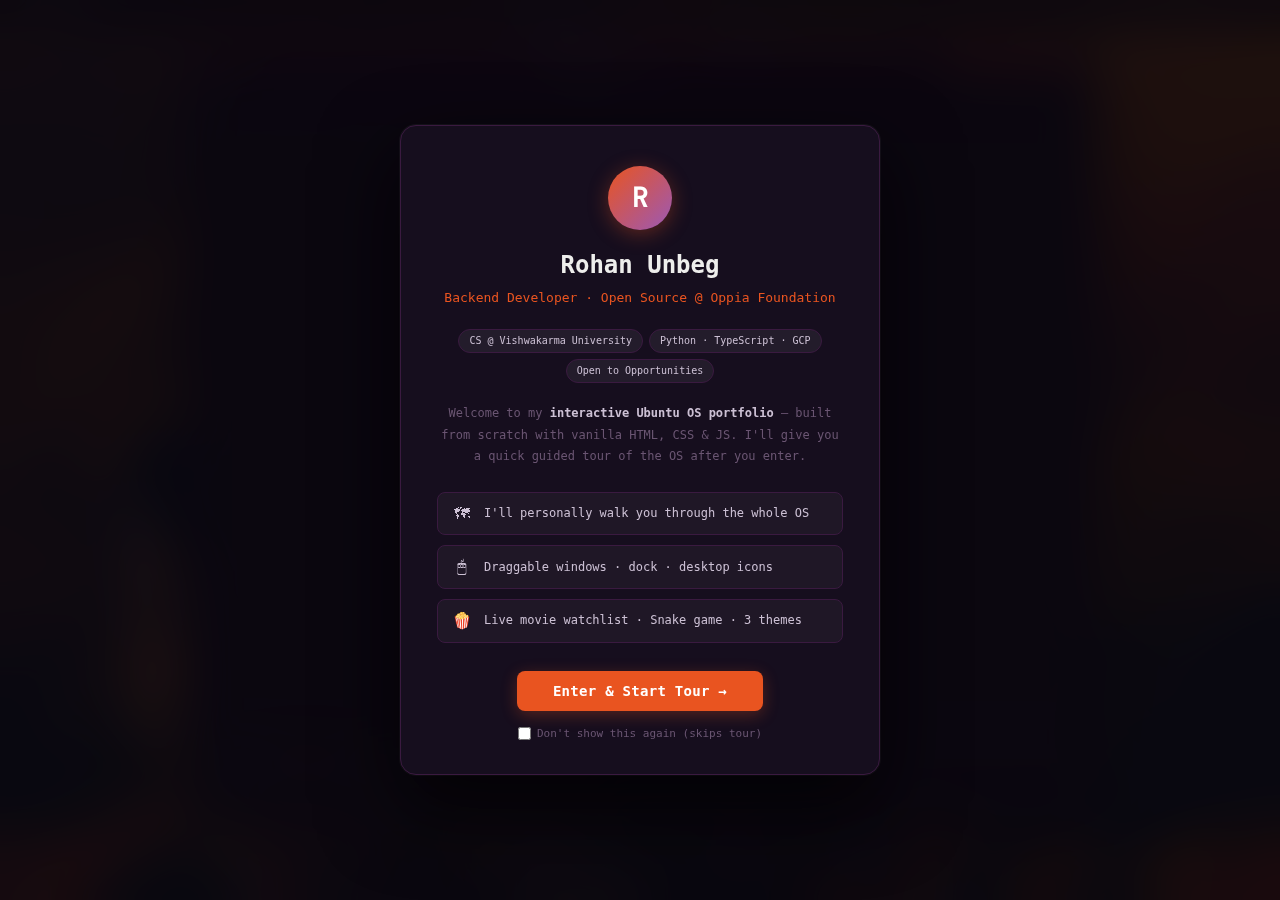
<file: index.html>
<!DOCTYPE html>
<html lang="en">

<head>
    <meta charset="UTF-8" />
    <meta name="viewport" content="width=device-width, initial-scale=1.0" />
    <title>Rohan Unbeg — Backend Developer & Open Source Contributor</title>

    <meta name="description"
        content="Rohan Unbeg — CS undergraduate at Vishwakarma University, Backend Developer, and Open Source Contributor at the Oppia Foundation. Python · TypeScript · GCP." />
    <meta name="keywords"
        content="Rohan Unbeg, Backend Developer, Open Source, Oppia Foundation, Python, TypeScript, Angular, GCP" />
    <meta name="author" content="Rohan Unbeg" />
    <meta name="robots" content="index, follow" />

    <meta property="og:title" content="Rohan Unbeg — Backend Developer & Open Source Contributor" />
    <meta property="og:description"
        content="CS undergraduate building resilient infrastructure and contributing to global educational tools at Oppia Foundation." />
    <meta property="og:type" content="website" />
    <meta property="og:url" content="https://rohan-unbeg.github.io/portfolio-cli-style/" />

    <meta name="twitter:card" content="summary_large_image" />
    <meta name="twitter:creator" content="@rohanunbeg" />
    <meta name="twitter:title" content="Rohan Unbeg — Backend Developer" />
    <meta name="twitter:description"
        content="CS undergraduate | Open Source @ Oppia Foundation | Python · TypeScript · GCP" />
    <meta property="og:image"
        content="https://raw.githubusercontent.com/Rohan-Unbeg/portfolio-cli-style/main/assets/og-preview.png" />
    <meta name="twitter:image"
        content="https://raw.githubusercontent.com/Rohan-Unbeg/portfolio-cli-style/main/assets/og-preview.png" />

    <link rel="icon" type="image/svg+xml"
        href="data:image/svg+xml,<svg xmlns='http://www.w3.org/2000/svg' viewBox='0 0 100 100'><rect width='100' height='100' rx='20' fill='%23e95420'/><text x='50' y='72' font-size='60' text-anchor='middle' fill='white' font-family='monospace' font-weight='bold'>R</text></svg>" />

    <script type="application/ld+json">
  {
    "@context": "https://schema.org",
    "@type": "Person",
    "name": "Rohan Unbeg",
    "url": "https://rohanunbeg.dev",
    "sameAs": [
      "https://github.com/rohan-unbeg",
      "https://linkedin.com/in/rohanunbeg/",
      "https://twitter.com/rohanunbeg"
    ],
    "jobTitle": "Backend Developer & Open Source Contributor",
    "alumniOf": "Vishwakarma University",
    "knowsAbout": ["Python", "TypeScript", "Angular", "Google Cloud Platform", "Apache Beam", "Open Source"]
  }
  </script>

    <link rel="preconnect" href="https://fonts.googleapis.com" />
    <link
        href="https://fonts.googleapis.com/css2?family=Ubuntu+Mono:wght@400;700&family=JetBrains+Mono:wght@300;400;500&display=swap"
        rel="stylesheet" />

    <link rel="stylesheet" href="css/style.css" />
</head>

<body>

    <div id="copy-toast">✓ Copied!</div>

    <!-- Ubuntu Desktop OS Simulation (desktop only) -->
    <div class="os-desktop" id="os-desktop">
        <!-- Top panel -->
        <div class="os-topbar">
            <div class="os-topbar-left">
                <span class="os-topbar-item os-activities" onclick="toggleAppDrawer()">Activities</span>
            </div>
            <div class="os-topbar-center">
                <span class="os-topbar-item" id="os-clock" onclick="toggleCalendar()"></span>
                <div class="os-calendar-dropdown" id="os-calendar">
                    <!-- JS generated -->
                </div>
            </div>
            <div class="os-topbar-right" id="os-topbar-right">
                <span class="os-topbar-item" id="os-network-indicator">
                    <svg width="14" height="14" viewBox="0 0 24 24" fill="currentColor">
                        <path d="M1.5 8.5a14.5 14.5 0 0 1 21 0" opacity="0.3" />
                        <path d="M5 12a10 10 0 0 1 14 0" opacity="0.6" />
                        <path d="M8.5 15.5a5.5 5.5 0 0 1 7 0" opacity="0.85" />
                        <circle cx="12" cy="19" r="1.5" />
                    </svg>
                    <span id="os-network-text">Wi-Fi</span>
                </span>
                <span class="os-topbar-item" id="os-battery-indicator">
                    <svg id="os-battery-icon" width="16" height="10" viewBox="0 0 20 12">
                        <rect x="0" y="1" width="17" height="10" rx="2" fill="none" stroke="currentColor"
                            stroke-width="1.5" />
                        <rect x="17.5" y="4" width="2" height="4" rx="1" fill="currentColor" opacity="0.7" />
                        <rect id="os-battery-fill" x="1.5" y="2.5" width="12" height="7" rx="1" fill="#4ac94a" />
                    </svg>
                    <span id="os-battery-text">100%</span>
                </span>
                <span class="os-topbar-item os-topbar-btn" id="os-menu-btn" onclick="osToggleMenu()">
                    <svg width="14" height="14" viewBox="0 0 24 24" fill="none" stroke="currentColor" stroke-width="2">
                        <circle cx="12" cy="12" r="3" />
                        <path
                            d="M12 1v4M12 19v4M4.2 4.2l2.8 2.8M17 17l2.8 2.8M1 12h4M19 12h4M4.2 19.8l2.8-2.8M17 7l2.8-2.8" />
                    </svg>
                </span>
            </div>
        </div>
        <!-- Power menu dropdown -->
        <div class="os-power-menu" id="os-power-menu">
            <div class="os-power-profile">
                <div class="os-power-avatar">R</div>
                <div>
                    <div style="font-weight:600;font-size:13px">Rohan Unbeg</div>
                    <div style="font-size:11px;opacity:0.6">Backend Developer</div>
                </div>
            </div>
            <div class="os-power-divider"></div>
            <div class="os-power-item" onclick="openApp('terminal');osToggleMenu()">
                <svg width="14" height="14" viewBox="0 0 24 24" fill="none" stroke="currentColor" stroke-width="2">
                    <polyline points="4 17 10 11 4 5" />
                    <line x1="12" y1="19" x2="20" y2="19" />
                </svg>
                Open Terminal
            </div>
            <div class="os-power-item" onclick="window.open('https://github.com/rohan-unbeg','_blank')">
                <svg width="14" height="14" viewBox="0 0 24 24" fill="none" stroke="currentColor" stroke-width="2">
                    <path
                        d="M9 19c-5 1.5-5-2.5-7-3m14 6v-3.87a3.37 3.37 0 0 0-.94-2.61c3.14-.35 6.44-1.54 6.44-7A5.44 5.44 0 0 0 20 4.77 5.07 5.07 0 0 0 19.91 1S18.73.65 16 2.48a13.38 13.38 0 0 0-7 0C6.27.65 5.09 1 5.09 1A5.07 5.07 0 0 0 5 4.77a5.44 5.44 0 0 0-1.5 3.78c0 5.42 3.3 6.61 6.44 7A3.37 3.37 0 0 0 9 18.13V22" />
                </svg>
                GitHub
            </div>
            <div class="os-power-item" onclick="window.open('https://linkedin.com/in/rohanunbeg/','_blank')">
                <svg width="14" height="14" viewBox="0 0 24 24" fill="none" stroke="currentColor" stroke-width="2">
                    <path d="M16 8a6 6 0 0 1 6 6v7h-4v-7a2 2 0 0 0-4 0v7h-4v-7a6 6 0 0 1 6-6z" />
                    <rect x="2" y="9" width="4" height="12" />
                    <circle cx="4" cy="4" r="2" />
                </svg>
                LinkedIn
            </div>
            <div class="os-power-divider"></div>
            <div class="os-power-item os-power-shutdown" onclick="location.reload()">
                <svg width="14" height="14" viewBox="0 0 24 24" fill="none" stroke="currentColor" stroke-width="2">
                    <path d="M18.36 6.64a9 9 0 1 1-12.73 0" />
                    <line x1="12" y1="2" x2="12" y2="12" />
                </svg>
                Restart Portfolio
            </div>
        </div>
        <!-- Desktop Icons -->
        <div class="desktop-icons" id="desktop-icons">
            <!-- JS Generated -->
        </div>
        <!-- Dock -->
        <div class="os-dock">
            <!-- Terminal -->
            <div class="os-dock-item running" id="dock-terminal" onclick="toggleApp('terminal')" title="Terminal">
                <svg viewBox="0 0 36 36" width="30" height="30"><rect width="36" height="36" rx="8" fill="#1c1c2e"/><polyline points="8,24 15,18 8,12" fill="none" stroke="#4ac94a" stroke-width="2.5" stroke-linecap="round" stroke-linejoin="round"/><line x1="17" y1="24" x2="28" y2="24" stroke="#4ac94a" stroke-width="2.5" stroke-linecap="round"/></svg>
                <span>Terminal</span>
            </div>
            <!-- Explorer -->
            <div class="os-dock-item" id="dock-explorer" onclick="toggleApp('explorer')" title="Explorer">
                <svg viewBox="0 0 36 36" width="30" height="30"><rect width="36" height="36" rx="8" fill="#92400e"/><path d="M6 14 Q6 10 10 10 L15 10 L17 13 L28 13 Q30 13 30 15 L30 28 Q30 30 28 30 L8 30 Q6 30 6 28 Z" fill="#fbbf24"/><path d="M6 17 L30 17 L30 28 Q30 30 28 30 L8 30 Q6 30 6 28 Z" fill="#fde68a"/></svg>
                <span>Explorer</span>
            </div>
            <!-- Resume PDF -->
            <div class="os-dock-item" id="dock-pdf" onclick="toggleApp('pdf')" title="Resume">
                <svg viewBox="0 0 36 36" width="30" height="30"><rect width="36" height="36" rx="8" fill="#991b1b"/><path d="M9 5 L23 5 L27 9 L27 31 L9 31 Z" fill="#fff" opacity="0.95"/><path d="M23 5 L23 9 L27 9 Z" fill="#fca5a5"/><text x="18" y="22" text-anchor="middle" font-size="6.5" font-weight="900" fill="#991b1b" font-family="monospace">PDF</text></svg>
                <span>Resume</span>
            </div>
            <!-- SugarSync -->
            <div class="os-dock-item" id="dock-sugarsync" onclick="toggleApp('sugarsync')" title="SugarSync">
                <svg viewBox="0 0 36 36" width="30" height="30"><rect width="36" height="36" rx="8" fill="#14532d"/><circle cx="18" cy="18" r="10" fill="#16a34a"/><path d="M13 18 Q13 12 18 12 Q22 12 23 16" fill="none" stroke="#fff" stroke-width="2.2" stroke-linecap="round"/><path d="M23 18 Q23 24 18 24 Q14 24 13 20" fill="none" stroke="#fff" stroke-width="2.2" stroke-linecap="round"/><polyline points="22,13 22,16 25,16" fill="none" stroke="#fff" stroke-width="1.8" stroke-linecap="round" stroke-linejoin="round"/></svg>
                <span>SugarSync</span>
            </div>
            <!-- Snake -->
            <div class="os-dock-item" id="dock-snake" onclick="toggleApp('snake')" title="Snake">
                <svg viewBox="0 0 36 36" width="30" height="30"><rect width="36" height="36" rx="8" fill="#14532d"/><path d="M8 22 Q8 28 13 28 L20 28 Q24 28 24 24 L24 20 Q24 16 20 16 L14 16 Q10 16 10 12 Q10 8 14 8 L24 8" fill="none" stroke="#4ade80" stroke-width="3" stroke-linecap="round"/><circle cx="24" cy="8" r="2.5" fill="#4ade80"/><circle cx="25.5" cy="6.5" r="1" fill="#fff"/><circle cx="22.5" cy="6.5" r="1" fill="#fff"/></svg>
                <span>Snake</span>
            </div>
            <!-- Watchlist -->
            <div class="os-dock-item" id="dock-watchlist" onclick="toggleApp('watchlist')" title="Watchlist">
                <svg viewBox="0 0 36 36" width="30" height="30"><rect width="36" height="36" rx="8" fill="#4c1d95"/><rect x="9" y="18" width="18" height="12" rx="3" fill="#fbbf24"/><circle cx="13" cy="15" r="3.5" fill="#f87171"/><circle cx="23" cy="15" r="3.5" fill="#f87171"/><circle cx="18" cy="11" r="3.5" fill="#f87171"/><rect x="13" y="21" width="10" height="2" rx="1" fill="#92400e" opacity="0.5"/><rect x="13" y="24" width="6" height="2" rx="1" fill="#92400e" opacity="0.4"/></svg>
                <span>Watchlist</span>
            </div>
            <!-- GitHub -->
            <div class="os-dock-item" onclick="window.open('https://github.com/rohan-unbeg','_blank')" title="GitHub">
                <svg viewBox="0 0 36 36" width="30" height="30"><rect width="36" height="36" rx="8" fill="#161b22"/><path d="M18 6C11.37 6 6 11.37 6 18c0 5.3 3.44 9.8 8.2 11.38.6.1.82-.26.82-.58v-2.17c-3.34.73-4.04-1.44-4.04-1.44-.55-1.4-1.34-1.77-1.34-1.77-1.1-.75.08-.73.08-.73 1.2.08 1.84 1.24 1.84 1.24 1.07 1.84 2.8 1.3 3.49.99.1-.78.42-1.3.76-1.6-2.66-.3-5.46-1.33-5.46-5.93 0-1.31.47-2.38 1.24-3.22-.12-.3-.54-1.52.12-3.17 0 0 1.01-.32 3.3 1.23a11.5 11.5 0 0 1 3-.4c1.02 0 2.04.13 3 .4 2.28-1.55 3.3-1.23 3.3-1.23.66 1.65.24 2.87.12 3.17.77.84 1.23 1.91 1.23 3.22 0 4.61-2.8 5.63-5.48 5.92.43.37.81 1.1.81 2.22v3.29c0 .32.22.7.82.58C26.56 27.8 30 23.3 30 18c0-6.63-5.37-12-12-12Z" fill="#fff"/></svg>
                <span>GitHub</span>
            </div>
            <!-- LinkedIn -->
            <div class="os-dock-item" onclick="window.open('https://linkedin.com/in/rohanunbeg/','_blank')" title="LinkedIn">
                <svg viewBox="0 0 36 36" width="30" height="30"><rect width="36" height="36" rx="8" fill="#0a66c2"/><rect x="7" y="14" width="5" height="15" rx="1" fill="#fff"/><circle cx="9.5" cy="9.5" r="2.8" fill="#fff"/><path d="M15 14 L15 29 L20 29 L20 21 Q20 18 23 18 Q26 18 26 21 L26 29 L31 29 L31 20 Q31 14 25 14 Q22 14 20 17 L20 14 Z" fill="#fff"/></svg>
                <span>LinkedIn</span>
            </div>
        </div>
    </div>

    <div class="wrapper">
        <div class="terminal" role="main" aria-label="Terminal Portfolio — Rohan Unbeg">

            <!-- Ubuntu-style header -->
            <div class="t-header">
                <div class="window-controls">
                    <div class="w-dot close" onclick="closeApp('terminal')" title="Close"></div>
                    <div class="w-dot min" onclick="minimizeApp('terminal')" title="Minimize"></div>
                    <div class="w-dot max" onclick="maximizeApp('terminal')" title="Maximize"></div>
                </div>
                <div class="t-title">
                    <span class="host">rohan@portfolio</span>: ~
                </div>
                <div class="t-actions">
                    <button class="btn-sm" id="btn-help" onclick="tabNav('help')" aria-label="Help">help</button>
                    <button class="btn-sm" id="btn-hire" onclick="tabNav('hire')" aria-label="Hire Rohan">✉ hire
                        me</button>
                </div>
            </div>

            <!-- Tab bar -->
            <div class="t-tabs" role="tablist" aria-label="Quick navigation">
                <div class="tab" role="tab" data-view="about" onclick="tabNav('about')" tabindex="0">about</div>
                <div class="tab" role="tab" data-view="skills" onclick="tabNav('skills')" tabindex="0">skills</div>
                <div class="tab" role="tab" data-view="experience" onclick="tabNav('experience')" tabindex="0">
                    experience</div>
                <div class="tab" role="tab" data-view="projects" onclick="tabNav('projects')" tabindex="0">projects
                </div>
                <div class="tab" role="tab" data-view="stats" onclick="tabNav('stats')" tabindex="0">stats</div>
                <div class="tab" role="tab" data-view="contact" onclick="tabNav('contact')" tabindex="0">contact</div>
            </div>

            <!-- Terminal output body -->
            <div class="t-body" id="terminal-body" aria-live="polite"></div>

            <!-- Mobile quick-command keys -->
            <div class="mob-keys" aria-label="Quick commands">
                <button class="mob-key" onclick="tabNav('about')">about</button>
                <button class="mob-key" onclick="tabNav('skills')">skills</button>
                <button class="mob-key" onclick="tabNav('experience')">exp</button>
                <button class="mob-key" onclick="tabNav('projects')">projects</button>
                <button class="mob-key" onclick="tabNav('stats')">stats</button>
                <button class="mob-key" onclick="tabNav('contact')">contact</button>
                <button class="mob-key" onclick="tabNav('watchlist')">🍿</button>
                <button class="mob-key" onclick="tabNav('help')">help</button>
                <button class="mob-key" onclick="doClear()">clear</button>
            </div>
            <!-- Mobile-only app links -->
            <div class="mob-apps" aria-label="App shortcuts">
                <a class="mob-app-link" href="resume.pdf" target="_blank">📄 Resume</a>
                <a class="mob-app-link" href="https://beat-the-sugar-spike.vercel.app/" target="_blank">🏆 SugarSync</a>
                <a class="mob-app-link" href="https://github.com/rohan-unbeg" target="_blank">🐙 GitHub</a>
            </div>

            <!-- Input -->
            <div class="input-section">
                <div class="input-row" style="position: relative;">
                    <span class="prompt-user">rohan</span><span class="prompt-at">@</span><span
                        class="prompt-host">portfolio</span><span class="prompt-sep">:</span><span class="prompt-dir"
                        id="prompt-cwd">~</span><span class="prompt-sym">$ </span>
                    <div style="position: relative; flex: 1; display: flex; align-items: center;">
                        <input type="text" id="cmd-input" autocomplete="off" autocorrect="off" autocapitalize="off"
                            spellcheck="false" aria-label="Terminal command input"
                            placeholder="type a command or number…"
                            style="position: relative; z-index: 2; background: transparent;" />
                        <div id="cmd-suggestion"
                            style="position: absolute; left: 0; top: 0; bottom: 0; display: flex; align-items: center; color: var(--dim); z-index: 1; pointer-events: none; white-space: pre; font-family: inherit; font-size: 13px;">
                        </div>
                    </div>
                </div>
                <div class="input-hint">↑↓ history · Double-Tab autocomplete · type <span class="c-orange">menu</span>
                    for
                    options</div>
            </div>

            <!-- Status bar -->
            <div class="t-status">
                <div class="status-item">
                    <div class="status-dot"></div> ONLINE
                </div>
                <div class="status-item">Open to Opportunities</div>
                <div class="status-item" id="status-time"></div>
            </div>

        </div>
    </div>

    <!-- Onboarding overlay (shown once to first-time visitors) -->
    <div id="onboarding-overlay">
        <div class="onboarding-card">
            <div class="onboarding-avatar">R</div>
            <h1 class="onboarding-name">Rohan Unbeg</h1>
            <p class="onboarding-role">Backend Developer · Open Source @ Oppia Foundation</p>
            <div class="onboarding-tagline">
                <span class="onboarding-tag">CS @ Vishwakarma University</span>
                <span class="onboarding-tag">Python · TypeScript · GCP</span>
                <span class="onboarding-tag">Open to Opportunities</span>
            </div>
            <p class="onboarding-desc">Welcome to my <strong>interactive Ubuntu OS portfolio</strong> — built from
                scratch with vanilla HTML, CSS & JS. I'll give you a quick guided tour of the OS after you enter.</p>
            <div class="onboarding-hints">
                <div class="onboarding-hint"><span class="onboarding-hint-icon">🗺</span> I'll personally walk you
                    through the whole OS</div>
                <div class="onboarding-hint"><span class="onboarding-hint-icon">🖱</span> Draggable windows · dock ·
                    desktop icons</div>
                <div class="onboarding-hint"><span class="onboarding-hint-icon">🍿</span> Live movie watchlist · Snake
                    game · 3 themes</div>
            </div>
            <button class="onboarding-btn" id="onboarding-enter">Enter & Start Tour →</button>
            <label class="onboarding-skip"><input type="checkbox" id="onboarding-noshow" /> Don't show this again (skips
                tour)</label>
        </div>
    </div>

    <!-- No-JS fallback -->
    <noscript>
        <div
            style="position:fixed;inset:0;background:#100c14;color:#ccc0d4;display:flex;flex-direction:column;align-items:center;justify-content:center;font-family:'Ubuntu Mono',monospace;z-index:999999;padding:20px;text-align:center">
            <h1 style="color:#e95420;margin-bottom:8px">Rohan Unbeg</h1>
            <p style="margin-bottom:16px;color:#6a5572">Backend Developer · Open Source Contributor</p>
            <p style="max-width:400px;line-height:1.8;margin-bottom:24px">This interactive portfolio requires JavaScript
                to run. Please enable JavaScript to explore the full terminal-based experience.</p>
            <div style="display:flex;gap:12px;flex-wrap:wrap;justify-content:center">
                <a href="https://github.com/rohan-unbeg" style="color:#729fcf;text-decoration:underline">GitHub</a>
                <a href="https://linkedin.com/in/rohanunbeg/"
                    style="color:#729fcf;text-decoration:underline">LinkedIn</a>
                <a href="mailto:rohanunbeg0918@gmail.com" style="color:#729fcf;text-decoration:underline">Email</a>
            </div>
        </div>
    </noscript>

    <!-- App Drawer (Ubuntu Activities style) -->
    <div id="app-drawer-overlay">
        <button class="app-drawer-close" onclick="closeAppDrawer()">✕</button>
        <div class="app-drawer-search-wrap">
            <svg class="app-drawer-search-icon" width="16" height="16" viewBox="0 0 24 24" fill="none" stroke="currentColor" stroke-width="2"><circle cx="11" cy="11" r="8"/><line x1="21" y1="21" x2="16.65" y2="16.65"/></svg>
            <input class="app-drawer-search" id="app-drawer-search" type="text" placeholder="Search apps…" autocomplete="off" />
        </div>
        <div class="app-drawer-title">All Applications</div>
        <div class="app-drawer-grid" id="app-drawer-grid"></div>
    </div>

    <!-- Guided Tour overlay -->
    <div id="tour-overlay">
        <div id="tour-backdrop"></div>
        <div id="tour-spotlight"></div>
        <div id="tour-bubble">
            <div class="tour-bubble-inner">
                <div class="tour-avatar-row">
                    <div class="tour-avatar">R</div>
                    <div>
                        <div class="tour-avatar-name">Rohan Unbeg</div>
                        <div class="tour-avatar-sub">your guide 👋</div>
                    </div>
                </div>
                <div class="tour-msg" id="tour-msg"></div>
                <div class="tour-footer">
                    <div class="tour-dots" id="tour-dots"></div>
                    <div class="tour-btn-row">
                        <button class="tour-skip" id="tour-skip">skip tour</button>
                        <button class="tour-btn" id="tour-prev">← Back</button>
                        <button class="tour-btn primary" id="tour-next">Next →</button>
                    </div>
                </div>
            </div>
        </div>
    </div>

    <script src="js/config.js"></script>
    <script src="js/main.js"></script>
</body>

</html>
</file>
<file: css/style.css>
/* ── Themes ─────────────────────────────────────────── */
:root,
[data-theme="ubuntu"] {
    --bg: #100c14;
    --surface: #160e1e;
    --header: #2c001e;
    --border: #3a1a40;
    --border2: #4a2a55;
    --text: #ccc0d4;
    --dim: #6a5572;
    --prompt: #e95420;
    /* Ubuntu orange */
    --prompt2: #c7421a;
    --green: #4ac94a;
    --blue: #729fcf;
    --yellow: #e9b96e;
    --purple: #ad7fa8;
    --red: #ef2929;
    --cyan: #34e2e2;
    --white: #eeeeec;
    --header-h: 36px;
}

[data-theme="dracula"] {
    --bg: #282a36;
    --surface: #44475a;
    --header: #21222c;
    --border: #6272a4;
    --border2: #44475a;
    --text: #f8f8f2;
    --dim: #6272a4;
    --prompt: #ff79c6;
    --prompt2: #bd93f9;
    --green: #50fa7b;
    --blue: #8be9fd;
    --yellow: #f1fa8c;
    --purple: #bd93f9;
    --red: #ff5555;
    --cyan: #8be9fd;
    --white: #ffffff;
    --header-h: 36px;
}

[data-theme="matrix"] {
    --bg: #0d0d0d;
    --surface: #000000;
    --header: #001a00;
    --border: #003300;
    --border2: #002200;
    --text: #00ff41;
    --dim: #008f11;
    --prompt: #00ff41;
    --prompt2: #008f11;
    --green: #00ff41;
    --blue: #00ff41;
    --yellow: #00ff41;
    --purple: #00ff41;
    --red: #00ff41;
    --cyan: #00ff41;
    --white: #00ff41;
    --header-h: 36px;
}

*,
*::before,
*::after {
    box-sizing: border-box;
    margin: 0;
    padding: 0;
}

html,
body {
    height: 100%;
    width: 100%;
    max-width: 100%;
    overflow: hidden;
    overflow-x: hidden;
    background: var(--bg);
    color: var(--text);
    font-family: 'Ubuntu Mono', 'JetBrains Mono', 'Courier New', monospace;
    font-size: 13px;
    line-height: 1.6;
}

/* ── Subtle scanline ────────────────────────────────── */
body::before {
    content: '';
    position: fixed;
    inset: 0;
    background-image: repeating-linear-gradient(0deg,
            rgba(0, 0, 0, 0.04) 0px, rgba(0, 0, 0, 0.04) 1px,
            transparent 1px, transparent 3px);
    pointer-events: none;
    z-index: 9999;
}

/* ── Layout ─────────────────────────────────────────── */
.wrapper {
    display: flex;
    align-items: center;
    justify-content: center;
    height: 100vh;
    height: 100dvh;
    padding: 0;
    background-size: cover;
    background-position: center;
    background-repeat: no-repeat;
    transition: background-image 0.3s ease;
}

@media (min-width: 640px) {
    .os-desktop {
        background-image: url('https://assets.ubuntu.com/v1/8dd99b80-ubuntu-24.04-wallpaper-1080p.jpg');
        background-size: cover;
        background-position: center;
        /* Fallback */
        background-color: #2c001e;
    }

    [data-theme="dracula"] .os-desktop {
        background-image: url('https://raw.githubusercontent.com/dracula/wallpaper/master/dracula.png');
    }

    [data-theme="matrix"] .os-desktop {
        background-image: url('https://images.unsplash.com/photo-1526374965328-7f61d4dc18c5?q=80&w=2070&auto=format&fit=crop');
    }

    .wrapper {
        background: transparent !important;
        pointer-events: none;
        /* Let clicks pass to desktop icons */
        padding: 40px 12px 80px;
    }

    .terminal {
        pointer-events: all;
        /* Re-enable clicks on terminal */
    }
}

@media (min-width: 1024px) {
    .wrapper {
        padding: 40px 20px 80px;
    }
}

/* ── Terminal Window ────────────────────────────────── */
.terminal {
    width: 100%;
    max-width: 900px;
    height: 100%;
    max-height: 100dvh;
    background: var(--surface);
    border: 1px solid var(--border);
    display: flex;
    flex-direction: column;
    overflow: hidden;
    position: relative;
}

@media (min-width: 640px) {
    .terminal {
        max-height: calc(100dvh - 120px);
        border-radius: 6px;
        box-shadow: 0 24px 64px rgba(0, 0, 0, 0.85);
    }
}

/* ── Ubuntu Header ──────────────────────────────────── */
.t-header {
    height: var(--header-h);
    background: var(--header);
    border-bottom: 1px solid #4a0030;
    display: flex;
    align-items: center;
    padding: 0 12px;
    gap: 10px;
    flex-shrink: 0;
    cursor: grab;
    user-select: none;
}

.t-header:active {
    cursor: grabbing;
}

.window-controls {
    display: none;
    gap: 6px;
    margin-right: 8px;
}

@media (min-width: 640px) {
    .window-controls {
        display: flex;
    }
}

.w-dot {
    width: 12px;
    height: 12px;
    border-radius: 50%;
    cursor: pointer;
    display: flex;
    align-items: center;
    justify-content: center;
    font-size: 8px;
    color: rgba(0, 0, 0, 0.5);
    opacity: 0.8;
}

.w-dot:hover {
    opacity: 1;
}

.w-dot.close {
    background: #ff5f56;
}

.w-dot.min {
    background: #ffbd2e;
}

.w-dot.max {
    background: #27c93f;
}

.w-dot:hover::before {
    content: 'x';
}

.w-dot.min:hover::before {
    content: '-';
}

.w-dot.max:hover::before {
    content: '+';
}

.t-title {
    flex: 1;
    font-size: 12px;
    color: rgba(255, 255, 255, 0.75);
    letter-spacing: 0.02em;
    text-align: center;
}

.t-title .host {
    color: #fff;
    font-weight: 700;
}

.t-actions {
    display: flex;
    gap: 6px;
    align-items: center;
}

.btn-sm {
    background: rgba(255, 255, 255, 0.08);
    border: 1px solid rgba(255, 255, 255, 0.15);
    color: rgba(255, 255, 255, 0.7);
    font-family: inherit;
    font-size: 10px;
    padding: 3px 9px;
    border-radius: 3px;
    cursor: pointer;
    white-space: nowrap;
    transition: all 0.2s;
}

.btn-sm:hover,
.btn-sm.active {
    background: var(--prompt);
    border-color: var(--prompt);
    color: #fff;
}

/* ── Tab bar ────────────────────────────────────────── */
.t-tabs {
    display: flex;
    background: #120a1a;
    border-bottom: 1px solid var(--border);
    padding: 0 8px;
    gap: 0;
    overflow-x: auto;
    scrollbar-width: none;
    flex-shrink: 0;
}

.t-tabs::-webkit-scrollbar {
    display: none;
}

.tab {
    padding: 5px 12px;
    font-size: 11px;
    color: var(--dim);
    cursor: pointer;
    border-bottom: 2px solid transparent;
    white-space: nowrap;
    flex-shrink: 0;
    user-select: none;
}

.tab:hover {
    color: var(--text);
}

.tab.active {
    color: var(--prompt);
    border-bottom-color: var(--prompt);
}

/* ── Body ────────────────────────────────────────────── */
.t-body {
    flex: 1;
    overflow-y: auto;
    overflow-x: hidden;
    padding: 12px 14px 8px;
    word-break: break-word;
    overscroll-behavior: contain;
}

@media (min-width: 640px) {
    .t-body {
        padding: 16px 22px 8px;
    }
}

.t-body::-webkit-scrollbar {
    width: 4px;
}

.t-body::-webkit-scrollbar-track {
    background: transparent;
}

.t-body::-webkit-scrollbar-thumb {
    background: var(--border2);
    border-radius: 2px;
}

/* ── Output lines ───────────────────────────────────── */
.line {
    margin-bottom: 2px;
    word-break: break-word;
    overflow-wrap: anywhere;
}

.line.gap {
    margin-bottom: 10px;
}

.c-green {
    color: var(--green);
}

.c-blue {
    color: var(--blue);
}

.c-yellow {
    color: var(--yellow);
}

.c-purple {
    color: var(--purple);
}

.c-red {
    color: var(--red);
}

.c-cyan {
    color: var(--cyan);
}

.c-orange {
    color: var(--prompt);
}

.c-dim {
    color: var(--dim);
}

.c-white {
    color: var(--white);
}

.bold {
    font-weight: 700;
}

a {
    color: inherit;
    text-decoration: none;
    overflow-wrap: anywhere;
    word-break: break-all;
}

a:hover {
    text-decoration: underline;
    text-underline-offset: 2px;
}

/* ── Prompt line ────────────────────────────────────── */
.prompt-line {
    display: flex;
    align-items: baseline;
    gap: 4px;
    flex-wrap: wrap;
}

.prompt-user {
    color: var(--green);
    font-weight: 700;
}

.prompt-at {
    color: var(--dim);
}

.prompt-host {
    color: var(--prompt);
    font-weight: 700;
}

.prompt-sep {
    color: var(--dim);
}

.prompt-dir {
    color: var(--blue);
}

.prompt-sym {
    color: var(--white);
}

/* ── Input line ─────────────────────────────────────── */
.input-section {
    flex-shrink: 0;
    border-top: 1px solid var(--border);
    padding: 8px 14px;
    background: var(--surface);
}

@media (min-width: 640px) {
    .input-section {
        padding: 10px 22px;
    }
}

.input-row {
    display: flex;
    align-items: center;
    gap: 6px;
    flex-wrap: nowrap;
    width: 100%;
}

#cmd-input {
    flex: 1;
    min-width: 0;
    background: transparent;
    border: none;
    outline: none;
    color: var(--white);
    font-family: inherit;
    font-size: 13px;
    caret-color: var(--prompt);
}

.input-hint {
    font-size: 10px;
    color: var(--dim);
    margin-top: 3px;
    white-space: nowrap;
    overflow: hidden;
    text-overflow: ellipsis;
}

/* ── Status bar ─────────────────────────────────────── */
.t-status {
    height: 20px;
    background: #0c0812;
    border-top: 1px solid var(--border);
    display: flex;
    align-items: center;
    padding: 0 12px;
    gap: 14px;
    flex-shrink: 0;
    overflow: hidden;
}

.status-item {
    font-size: 10px;
    color: var(--dim);
    display: flex;
    align-items: center;
    gap: 4px;
    white-space: nowrap;
}

.status-dot {
    width: 5px;
    height: 5px;
    border-radius: 50%;
    background: var(--green);
}

/* ── ASCII Art Banner ───────────────────────────────── */
.banner {
    font-size: 8px;
    line-height: 1.2;
    color: var(--prompt);
    white-space: pre;
    overflow: hidden;
    max-width: 100%;
}

@media (min-width: 480px) {
    .banner {
        font-size: 10px;
    }
}

@media (min-width: 640px) {
    .banner {
        font-size: 11px;
    }
}

/* ── Skill bars ─────────────────────────────────────── */
.skill-row {
    display: flex;
    align-items: center;
    gap: 8px;
    margin: 3px 0;
    padding-left: 14px;
}

.skill-name {
    width: 100px;
    color: var(--text);
    flex-shrink: 0;
    font-size: 12px;
}

.skill-bar {
    flex: 1;
    height: 5px;
    background: var(--border);
    border-radius: 2px;
    overflow: hidden;
    min-width: 40px;
}

.skill-fill {
    height: 100%;
    border-radius: 2px;
    transition: width 0.7s ease;
}

.skill-pct {
    width: 34px;
    text-align: right;
    color: var(--dim);
    font-size: 11px;
    flex-shrink: 0;
}

/* ── Commit entry (text style) ──────────────────────── */
.commit-entry {
    border-left: 2px solid var(--border2);
    padding: 6px 10px;
    margin: 6px 0 6px 14px;
}

.commit-entry:hover {
    border-left-color: var(--prompt);
}

/* ── Project entry (text style) ─────────────────────── */
.project-entry {
    border-left: 2px solid var(--border2);
    padding: 6px 10px;
    margin: 6px 0 6px 14px;
}

.project-entry:hover {
    border-left-color: var(--blue);
}

/* ── Contact row ────────────────────────────────────── */
.contact-row {
    display: flex;
    align-items: flex-start;
    gap: 10px;
    padding: 4px 0 4px 14px;
    flex-wrap: wrap;
}

.contact-lbl {
    color: var(--purple);
    width: 80px;
    flex-shrink: 0;
    font-size: 12px;
}

.contact-val {
    color: var(--blue);
    word-break: break-all;
    font-size: 12px;
}

/* ── Menu options ───────────────────────────────────── */
.menu-opt {
    padding: 3px 0 3px 14px;
    cursor: pointer;
}

.menu-opt:hover .menu-num {
    color: var(--prompt);
}

.menu-opt:hover .menu-label {
    color: var(--white);
}

.menu-num {
    color: var(--prompt);
    display: inline-block;
    width: 24px;
}

.menu-label {
    color: var(--text);
}

/* ── Badges ─────────────────────────────────────────── */
.badges {
    display: flex;
    flex-wrap: wrap;
    gap: 5px;
    margin: 5px 0 5px 14px;
}

.badge {
    border: 1px solid;
    border-radius: 3px;
    padding: 1px 7px;
    font-size: 10px;
}

.badge-green {
    border-color: #2a6e2a;
    color: var(--green);
    background: rgba(74, 201, 74, 0.06);
}

.badge-blue {
    border-color: #2a4a6e;
    color: var(--blue);
    background: rgba(114, 159, 207, 0.06);
}

.badge-yellow {
    border-color: #6e5a2a;
    color: var(--yellow);
    background: rgba(233, 185, 110, 0.06);
}

.badge-purple {
    border-color: #5a2a6e;
    color: var(--purple);
    background: rgba(173, 127, 168, 0.06);
}

.badge-cyan {
    border-color: #1a5a5a;
    color: var(--cyan);
    background: rgba(52, 226, 226, 0.06);
}

.badge-orange {
    border-color: #6e2e10;
    color: var(--prompt);
    background: rgba(233, 84, 32, 0.06);
}

.badge-red {
    border-color: #6e1a1a;
    color: var(--red);
    background: rgba(239, 41, 41, 0.06);
}

/* ── Copy toast ─────────────────────────────────────── */
#copy-toast {
    position: fixed;
    bottom: 20px;
    right: 20px;
    background: var(--prompt);
    color: #fff;
    font-weight: 700;
    padding: 7px 14px;
    border-radius: 4px;
    font-size: 12px;
    opacity: 0;
    transform: translateY(8px);
    transition: all 0.2s;
    pointer-events: none;
    z-index: 10000;
}

#copy-toast.show {
    opacity: 1;
    transform: translateY(0);
}

/* ── Mobile quick keys ──────────────────────────────── */
.mob-keys {
    display: none;
    gap: 4px;
    padding: 6px 10px;
    flex-wrap: wrap;
    border-top: 1px solid var(--border);
    background: var(--surface);
}

@media (max-width: 640px) {
    .mob-keys {
        display: flex;
    }
}

.mob-key {
    background: var(--border);
    border: 1px solid var(--border2);
    color: var(--text);
    font-family: inherit;
    font-size: 10px;
    padding: 4px 8px;
    border-radius: 3px;
    cursor: pointer;
}

.mob-key:active {
    background: var(--border2);
}

/* ── Animations ─────────────────────────────────────── */
@keyframes blink {

    0%,
    100% {
        opacity: 1;
    }

    50% {
        opacity: 0;
    }
}

.cursor-blink {
    animation: blink 1s step-end infinite;
}

@keyframes fadeIn {
    from {
        opacity: 0;
    }

    to {
        opacity: 1;
    }
}

.fade-in {
    animation: fadeIn 0.25s ease;
}

/* ── OS Desktop Simulation (desktop only) ───────────── */
.os-desktop {
    display: none;
}

@media (min-width: 640px) {
    .os-desktop {
        display: block;
        position: fixed;
        inset: 0;
        z-index: 0;
        pointer-events: none;
        background: url('../assets/wallpaper.jpg') center/cover no-repeat;
        background-color: #060009;
    }

    .wrapper {
        position: relative;
        z-index: 1;
    }

    /* Top panel */
    .os-topbar {
        position: fixed;
        top: 0;
        left: 0;
        right: 0;
        height: 28px;
        background: rgba(10, 6, 14, 0.88);
        backdrop-filter: blur(20px) saturate(1.5);
        display: flex;
        align-items: center;
        justify-content: space-between;
        padding: 0 12px;
        z-index: 9000;
        pointer-events: all;
        border-bottom: 1px solid rgba(255, 255, 255, 0.1);
    }

    .os-topbar-left,
    .os-topbar-right {
        display: flex;
        align-items: center;
        gap: 8px;
    }

    .os-topbar-center {
        position: absolute;
        left: 50%;
        transform: translateX(-50%);
    }

    .os-topbar-item {
        color: rgba(255, 255, 255, 0.9);
        font-size: 11px;
        font-family: 'Ubuntu Mono', monospace;
        padding: 2px 7px;
        border-radius: 4px;
        cursor: pointer;
        user-select: none;
        transition: background 0.15s;
        display: flex;
        align-items: center;
        gap: 4px;
    }

    .os-topbar-item:hover {
        background: rgba(255, 255, 255, 0.12);
    }

    .os-topbar-btn {
        padding: 3px 7px;
    }

    .os-activities {
        color: #fff;
        font-weight: 700;
        letter-spacing: 0.05em;
    }

    .os-activities:hover {
        background: var(--prompt) !important;
    }

    /* Power menu */
    .os-power-menu {
        display: none;
        position: fixed;
        top: 32px;
        right: 12px;
        background: rgba(14, 10, 20, 0.96);
        border: 1px solid rgba(255, 255, 255, 0.12);
        border-radius: 10px;
        min-width: 220px;
        z-index: 9500;
        pointer-events: all;
        overflow: hidden;
        box-shadow: 0 12px 40px rgba(0, 0, 0, 0.8), 0 0 0 1px rgba(255, 255, 255, 0.05);
        backdrop-filter: blur(24px);
    }

    .os-power-menu.open {
        display: block;
    }

    .os-power-profile {
        display: flex;
        align-items: center;
        gap: 12px;
        padding: 14px 16px 12px;
        border-bottom: 1px solid rgba(255, 255, 255, 0.07);
    }

    .os-power-avatar {
        width: 36px;
        height: 36px;
        border-radius: 50%;
        background: linear-gradient(135deg, var(--prompt), #9b59b6);
        display: flex;
        align-items: center;
        justify-content: center;
        font-size: 16px;
        font-weight: bold;
        color: #fff;
        flex-shrink: 0;
    }

    .os-power-item {
        padding: 9px 16px;
        font-family: 'Ubuntu Mono', monospace;
        font-size: 12px;
        color: rgba(255, 255, 255, 0.85);
        cursor: pointer;
        transition: background 0.12s;
        display: flex;
        align-items: center;
        gap: 10px;
    }

    .os-power-item:hover {
        background: rgba(255, 255, 255, 0.07);
        color: #fff;
    }

    .os-power-divider {
        height: 1px;
        background: rgba(255, 255, 255, 0.07);
        margin: 3px 0;
    }

    .os-power-shutdown {
        color: #ef6b6b;
    }

    /* Dock */
    .os-dock {
        position: fixed;
        bottom: 10px;
        left: 50%;
        transform: translateX(-50%);
        display: flex;
        gap: 8px;
        background: rgba(10, 6, 14, 0.78);
        backdrop-filter: blur(20px) saturate(1.4);
        border: 1px solid rgba(255, 255, 255, 0.12);
        border-radius: 16px;
        padding: 6px 14px;
        z-index: 8000;
        pointer-events: all;
        box-shadow: 0 4px 24px rgba(0, 0, 0, 0.6);
        transition: transform 0.3s cubic-bezier(0.4, 0, 0.2, 1), opacity 0.3s ease;
    }

    /* Dock hide when window maximized */
    .os-desktop.dock-hidden .os-dock {
        transform: translateX(-50%) translateY(calc(100% + 12px));
        opacity: 0;
        pointer-events: none;
    }

    /* Hover zone at bottom to reveal dock when hidden */
    .os-desktop.dock-hidden::after {
        content: '';
        position: fixed;
        bottom: 0;
        left: 0;
        right: 0;
        height: 6px;
        z-index: 8001;
        pointer-events: all;
    }

    .os-desktop.dock-hidden:hover .os-dock {
        transform: translateX(-50%) translateY(0);
        opacity: 1;
        pointer-events: all;
    }

    .os-dock-item {
        display: flex;
        flex-direction: column;
        align-items: center;
        gap: 2px;
        cursor: pointer;
        padding: 4px 8px;
        border-radius: 8px;
        transition: transform 0.15s, background 0.15s;
        font-size: 22px;
        line-height: 1;
        min-width: 44px;
        color: rgba(255, 255, 255, 0.75);
    }

    .os-dock-item svg {
        width: 24px;
        height: 24px;
        flex-shrink: 0;
    }

    .os-dock-item:hover {
        transform: translateY(-6px) scale(1.15);
        background: rgba(255, 255, 255, 0.08);
    }

    .os-dock-item span {
        font-size: 9px;
        font-family: 'Ubuntu Mono', monospace;
        color: rgba(255, 255, 255, 0.6);
        white-space: nowrap;
    }

    /* Dock active dot under icon */
    .os-dock-item.running::after {
        content: '';
        display: block;
        width: 4px;
        height: 4px;
        border-radius: 50%;
        background: var(--green);
        margin: 0 auto;
    }

    /* ── Window open (scale-in from dock) ─── */
    @keyframes scaleIn {
        from {
            transform: scale(0.1) translateY(120px);
            opacity: 0;
        }

        to {
            transform: scale(1) translateY(0);
            opacity: 1;
        }
    }

    /* ── Genie effect (warp into dock bottom) ─── */
    @keyframes genieOut {
        0% {
            transform: scale(1) translateY(0) scaleX(1);
            opacity: 1;
            clip-path: inset(0 0 0 0 round 8px);
        }

        40% {
            transform: scale(0.6) translateY(30px) scaleX(0.8);
            opacity: 0.9;
            clip-path: inset(0 5% 0 5% round 8px);
        }

        80% {
            transform: scale(0.15) translateY(80px) scaleX(0.3);
            opacity: 0.5;
            clip-path: inset(20% 30% 0 30% round 6px);
        }

        100% {
            transform: scale(0.05) translateY(120px) scaleX(0.1);
            opacity: 0;
            clip-path: inset(50% 45% 0 45% round 4px);
        }
    }

    @keyframes genieIn {
        0% {
            transform: scale(0.05) translateY(120px) scaleX(0.1);
            opacity: 0;
            clip-path: inset(50% 45% 0 45% round 4px);
        }

        20% {
            transform: scale(0.15) translateY(80px) scaleX(0.3);
            opacity: 0.5;
            clip-path: inset(20% 30% 0 30% round 6px);
        }

        60% {
            transform: scale(0.6) translateY(30px) scaleX(0.8);
            opacity: 0.9;
            clip-path: inset(0 5% 0 5% round 8px);
        }

        100% {
            transform: scale(1) translateY(0) scaleX(1);
            opacity: 1;
            clip-path: inset(0 0 0 0 round 8px);
        }
    }

    /* ── Scale-in when opened fresh from dock ─── */
    .os-window.anim-scale-in {
        animation: scaleIn 0.28s cubic-bezier(0.34, 1.56, 0.64, 1) forwards;
    }

    /* ── Genie out (minimize) ─── */
    .os-window.anim-genie-out {
        animation: genieOut 0.38s cubic-bezier(0.4, 0, 1, 1) forwards;
        pointer-events: none;
    }

    /* ── Genie in (restore from minimized) ─── */
    .os-window.anim-genie-in {
        animation: genieIn 0.38s cubic-bezier(0, 0, 0.2, 1) forwards;
    }

    /* Terminal — base transition */
    .terminal {
        transition: opacity 0.2s ease;
    }

    /* Terminal minimize uses genie too */
    .terminal.minimized {
        transform: scale(0.05) translateY(120px) scaleX(0.1);
        opacity: 0;
        pointer-events: none;
    }

    /* Calendar Dropdown */
    .os-calendar-dropdown {
        display: none;
        position: fixed;
        top: 32px;
        left: 50%;
        transform: translateX(-50%);
        background: rgba(12, 8, 18, 0.97);
        border: 1px solid rgba(255, 255, 255, 0.12);
        border-radius: 10px;
        padding: 14px;
        min-width: 260px;
        z-index: 99999;
        pointer-events: all;
        box-shadow: 0 12px 40px rgba(0, 0, 0, 0.8), 0 0 0 1px rgba(255, 255, 255, 0.05);
        backdrop-filter: blur(24px);
    }

    .os-calendar-dropdown.open {
        display: block;
    }

    .cal-header {
        display: flex;
        justify-content: space-between;
        color: #fff;
        font-weight: bold;
        margin-bottom: 10px;
        font-family: 'Ubuntu Mono', monospace;
    }

    .cal-grid {
        display: grid;
        grid-template-columns: repeat(7, 1fr);
        gap: 4px;
        text-align: center;
        font-family: 'Ubuntu Mono', monospace;
        font-size: 11px;
    }

    .cal-day {
        padding: 4px;
        border-radius: 3px;
        cursor: default;
        color: rgba(255, 255, 255, 0.7);
    }

    .cal-day:hover {
        background: rgba(255, 255, 255, 0.1);
    }

    .cal-day.today {
        background: var(--prompt);
        color: #fff;
        font-weight: bold;
    }

    .cal-day.empty {
        pointer-events: none;
    }

    .cal-day-name {
        color: var(--green);
        font-weight: bold;
        padding-bottom: 4px;
        border-bottom: 1px solid rgba(255, 255, 255, 0.1);
        margin-bottom: 4px;
    }

    /* Desktop Icons */
    .desktop-icons {
        display: none;
    }
}

@media (min-width: 640px) {
    .desktop-icons {
        display: grid;
        grid-template-columns: 72px;
        grid-auto-columns: 72px;
        grid-auto-flow: column;
        grid-template-rows: repeat(auto-fill, 88px);
        position: fixed;
        top: 40px;
        left: 12px;
        bottom: 80px;
        gap: 8px;
        z-index: 10;
        pointer-events: none;
    }

    .desktop-icon {
        display: flex;
        flex-direction: column;
        align-items: center;
        gap: 4px;
        width: 72px;
        cursor: pointer;
        pointer-events: all;
        /* Icons catch clicks */
        padding: 4px;
        border-radius: 4px;
        transition: background 0.15s;
    }

    .desktop-icon:hover,
    .desktop-icon.selected {
        background: rgba(255, 255, 255, 0.15);
    }

    .desktop-icon-img {
        font-size: 32px;
        width: 36px;
        height: 36px;
        display: flex;
        align-items: center;
        justify-content: center;
        filter: drop-shadow(0 2px 4px rgba(0, 0, 0, 0.5));
        color: rgba(255, 255, 255, 0.85);
    }

    .desktop-icon-img svg {
        width: 32px;
        height: 32px;
    }

    .desktop-icon-name {
        color: #fff;
        font-size: 11px;
        font-family: 'Ubuntu', sans-serif;
        text-align: center;
        text-shadow: 0 1px 2px rgba(0, 0, 0, 0.8);
        line-height: 1.2;
        word-wrap: break-word;
    }
}

/* ── OS Window Manager ──────────────────────────────── */
.os-window {
    position: absolute;
    background: var(--surface);
    border: 1px solid var(--border);
    border-radius: 6px;
    box-shadow: 0 24px 64px rgba(0, 0, 0, 0.85);
    display: flex;
    flex-direction: column;
    overflow: hidden;
    pointer-events: all;
    transition: transform 0.2s cubic-bezier(0.4, 0, 0.2, 1), opacity 0.2s ease;
    z-index: 10;
    transform-origin: center bottom;
    will-change: transform, opacity;
}

.os-window.minimized {
    transform: scale(0.05) translateY(200px) scaleX(0.1);
    opacity: 0;
    pointer-events: none;
}

.os-window.closed {
    display: none !important;
}

.os-window-header {
    height: var(--header-h);
    background: var(--header);
    border-bottom: 1px solid #4a0030;
    display: flex;
    align-items: center;
    padding: 0 12px;
    gap: 10px;
    cursor: grab;
    user-select: none;
    flex-shrink: 0;
}

.os-window-header:active {
    cursor: grabbing;
}

.os-window-body {
    flex: 1;
    overflow: auto;
    background: var(--bg);
    position: relative;
    min-height: 0;
}

.os-window[data-app-id="watchlist"] .os-window-body {
    overflow: hidden;
    display: flex;
    flex-direction: column;
}

/* ── Resize Handles ──────────────────────────────────── */
.rsz-handle {
    position: absolute;
    z-index: 10;
    user-select: none;
}

.rsz-e {
    right: 0;
    top: 8px;
    bottom: 8px;
    width: 5px;
    cursor: ew-resize;
}

.rsz-w {
    left: 0;
    top: 8px;
    bottom: 8px;
    width: 5px;
    cursor: ew-resize;
}

.rsz-s {
    bottom: 0;
    left: 8px;
    right: 8px;
    height: 5px;
    cursor: ns-resize;
}

.rsz-n {
    top: 0;
    left: 8px;
    right: 8px;
    height: 5px;
    cursor: ns-resize;
}

.rsz-se {
    right: 0;
    bottom: 0;
    width: 12px;
    height: 12px;
    cursor: nwse-resize;
}

.rsz-sw {
    left: 0;
    bottom: 0;
    width: 12px;
    height: 12px;
    cursor: nesw-resize;
}

.rsz-ne {
    right: 0;
    top: 0;
    width: 12px;
    height: 12px;
    cursor: nesw-resize;
}

.rsz-nw {
    left: 0;
    top: 0;
    width: 12px;
    height: 12px;
    cursor: nwse-resize;
}

.rsz-se::after {
    content: '';
    position: absolute;
    right: 3px;
    bottom: 3px;
    width: 6px;
    height: 6px;
    border-right: 2px solid rgba(255, 255, 255, 0.2);
    border-bottom: 2px solid rgba(255, 255, 255, 0.2);
    border-radius: 1px;
}

.explorer-icon {
    display: flex;
    flex-direction: column;
    align-items: center;
    gap: 6px;
    width: 84px;
    padding: 10px 6px;
    border-radius: 8px;
    cursor: pointer;
    transition: background 0.15s;
    user-select: none;
}

.explorer-icon:hover {
    background: rgba(233, 84, 32, 0.15);
}

.explorer-icon:active {
    background: rgba(233, 84, 32, 0.28);
}

.explorer-icon-img {
    width: 36px;
    height: 36px;
    display: flex;
    align-items: center;
    justify-content: center;
}

.explorer-icon-img svg {
    width: 36px;
    height: 36px;
}

.explorer-icon-name {
    color: var(--text);
    font-size: 10px;
    text-align: center;
    word-break: break-word;
    line-height: 1.3;
    max-width: 80px;
}

/* Explorer sidebar */
.explorer-sidebar-item {
    display: flex;
    align-items: center;
    gap: 8px;
    padding: 6px 8px;
    border-radius: 5px;
    cursor: pointer;
    color: var(--text);
    font-size: 12px;
    transition: background 0.15s;
}

.explorer-sidebar-item:hover {
    background: rgba(255, 255, 255, 0.07);
}

/* SugarSync window — lock aspect ratio, no resize overflow */
.os-window[data-app-id="sugarsync"] .os-window-body,
.os-window[data-app-id="pdf"] .os-window-body {
    overflow: hidden;
}

/* Hide non-terminal windows on mobile */
@media (max-width: 639px) {
    .os-window:not([data-app-id="terminal"]) {
        display: none !important;
    }

    .terminal {
        position: relative !important;
        left: 0 !important;
        top: 0 !important;
        width: 100% !important;
        height: 100% !important;
        max-width: none !important;
        max-height: none !important;
        border-radius: 0 !important;
        border: none !important;
        transform: none !important;
        opacity: 1 !important;
    }
}

/* ── Onboarding Overlay ────────────────────────────── */
#onboarding-overlay {
    position: fixed;
    inset: 0;
    background: rgba(10, 6, 14, 0.92);
    backdrop-filter: blur(24px) saturate(1.5);
    z-index: 100000;
    display: none;
    align-items: center;
    justify-content: center;
    padding: 20px;
    opacity: 0;
    transition: opacity 0.4s ease;
}

#onboarding-overlay.visible {
    display: flex;
    opacity: 1;
}

#onboarding-overlay.fade-out {
    opacity: 0;
    pointer-events: none;
}

.onboarding-card {
    background: var(--surface);
    border: 1px solid var(--border);
    border-radius: 16px;
    padding: 40px 36px 32px;
    max-width: 480px;
    width: 100%;
    text-align: center;
    box-shadow: 0 32px 80px rgba(0, 0, 0, 0.7), 0 0 0 1px rgba(255, 255, 255, 0.05);
    animation: onboardSlideUp 0.5s cubic-bezier(0.34, 1.56, 0.64, 1) forwards;
}

@keyframes onboardSlideUp {
    from {
        opacity: 0;
        transform: translateY(30px) scale(0.96);
    }

    to {
        opacity: 1;
        transform: translateY(0) scale(1);
    }
}

.onboarding-avatar {
    width: 64px;
    height: 64px;
    border-radius: 50%;
    background: linear-gradient(135deg, var(--prompt), #9b59b6);
    display: flex;
    align-items: center;
    justify-content: center;
    font-size: 28px;
    font-weight: bold;
    color: #fff;
    margin: 0 auto 16px;
    box-shadow: 0 4px 20px rgba(233, 84, 32, 0.35);
}

.onboarding-name {
    font-family: 'Ubuntu Mono', monospace;
    font-size: 24px;
    font-weight: 700;
    color: var(--white);
    margin: 0 0 4px;
}

.onboarding-role {
    font-family: 'Ubuntu Mono', monospace;
    font-size: 13px;
    color: var(--prompt);
    margin: 0 0 20px;
}

.onboarding-desc {
    font-family: 'Ubuntu Mono', monospace;
    font-size: 12px;
    color: var(--dim);
    line-height: 1.8;
    margin: 0 0 24px;
}

.onboarding-desc strong {
    color: var(--text);
}

.onboarding-hints {
    text-align: left;
    margin: 0 0 28px;
    display: flex;
    flex-direction: column;
    gap: 10px;
}

.onboarding-hint {
    display: flex;
    align-items: center;
    gap: 10px;
    font-family: 'Ubuntu Mono', monospace;
    font-size: 12px;
    color: var(--text);
    background: rgba(255, 255, 255, 0.04);
    padding: 8px 12px;
    border-radius: 8px;
    border: 1px solid var(--border);
}

.onboarding-hint-icon {
    font-size: 16px;
    flex-shrink: 0;
    width: 24px;
    text-align: center;
}

.onboarding-hint code {
    background: rgba(233, 84, 32, 0.15);
    color: var(--prompt);
    padding: 1px 6px;
    border-radius: 3px;
    font-size: 11px;
}

.onboarding-btn {
    display: inline-block;
    background: var(--prompt);
    color: #fff;
    border: none;
    font-family: 'Ubuntu Mono', monospace;
    font-size: 14px;
    font-weight: 700;
    padding: 12px 36px;
    border-radius: 8px;
    cursor: pointer;
    transition: all 0.2s;
    letter-spacing: 0.02em;
    box-shadow: 0 4px 16px rgba(233, 84, 32, 0.3);
}

.onboarding-btn:hover {
    background: var(--prompt2);
    transform: translateY(-1px);
    box-shadow: 0 6px 20px rgba(233, 84, 32, 0.45);
}

.onboarding-btn:active {
    transform: translateY(0);
}

.onboarding-skip {
    display: flex;
    align-items: center;
    justify-content: center;
    gap: 6px;
    font-family: 'Ubuntu Mono', monospace;
    font-size: 11px;
    color: var(--dim);
    margin-top: 14px;
    cursor: pointer;
    user-select: none;
}

.onboarding-skip input[type="checkbox"] {
    accent-color: var(--prompt);
    cursor: pointer;
}

/* Mobile adjustments for onboarding */
@media (max-width: 480px) {
    .onboarding-card {
        padding: 28px 20px 24px;
    }

    .onboarding-name {
        font-size: 20px;
    }

    .onboarding-avatar {
        width: 52px;
        height: 52px;
        font-size: 22px;
    }
}

/* ── Section Headers (Visual Hierarchy) ────────────── */
.section-header {
    font-size: 17px;
    font-weight: 700;
    color: var(--prompt);
    display: inline-block;
    letter-spacing: 0.01em;
}

/* ── Skill Tier System ─────────────────────────────── */
.skill-tier-row {
    display: flex;
    align-items: center;
    gap: 10px;
    padding: 5px 14px;
    font-size: 12px;
    line-height: 1.4;
}

.skill-tier-name {
    width: 110px;
    color: var(--text);
    flex-shrink: 0;
    font-weight: 600;
}

.skill-tier-bar {
    width: 52px;
    flex-shrink: 0;
    letter-spacing: 2px;
    font-size: 11px;
}

.skill-tier-desc {
    color: var(--dim);
    font-size: 11px;
    white-space: nowrap;
    overflow: hidden;
    text-overflow: ellipsis;
}

/* ── Badges (improved) ─────────────────────────────── */
.badge {
    font-size: 11px;
    padding: 3px 10px;
    border-radius: 12px;
    display: inline-block;
    margin: 3px;
    font-weight: 600;
    letter-spacing: 0.01em;
}

.badge-green {
    background: rgba(74, 201, 74, 0.12);
    color: #4ac94a;
}

.badge-blue {
    background: rgba(114, 159, 207, 0.12);
    color: #729fcf;
}

.badge-yellow {
    background: rgba(233, 185, 110, 0.12);
    color: #e9b96e;
}

.badge-red {
    background: rgba(239, 41, 41, 0.12);
    color: #ef2929;
}

.badge-cyan {
    background: rgba(52, 226, 226, 0.12);
    color: #34e2e2;
}

.badge-orange {
    background: rgba(233, 84, 32, 0.12);
    color: #e95420;
}

.badge-purple {
    background: rgba(173, 127, 168, 0.12);
    color: #ad7fa8;
}

.badges {
    padding: 4px 14px;
    display: flex;
    flex-wrap: wrap;
    gap: 6px;
}

/* ── Watchlist ──────────────────────────────────────── */
.watchlist-item {
    padding: 6px 14px;
    margin-bottom: 4px;
}

.watchlist-title {
    display: flex;
    align-items: center;
    gap: 8px;
    font-size: 13px;
}

.watchlist-rating {
    color: var(--yellow);
    font-size: 11px;
    letter-spacing: 1px;
}

.watchlist-meta {
    color: var(--dim);
    font-size: 10px;
    margin-top: 1px;
    margin-left: 0;
}

.watchlist-note {
    color: var(--text);
    font-size: 11px;
    opacity: 0.75;
    line-height: 1.6;
    margin-top: 2px;
    font-style: italic;
}

/* ── Resume button ─────────────────────────────────── */
.btn-sm {
    display: inline-block;
    background: var(--prompt);
    color: #fff;
    border: none;
    font-family: 'Ubuntu Mono', monospace;
    font-size: 10px;
    font-weight: 600;
    padding: 3px 10px;
    border-radius: 4px;
    cursor: pointer;
    transition: all 0.15s;
}

.btn-sm:hover {
    background: var(--prompt2);
}

/* ── Mobile App Links ──────────────────────────────── */
.mob-apps {
    display: none;
}

@media (max-width: 639px) {
    .mob-apps {
        display: flex;
        gap: 8px;
        padding: 4px 10px 8px;
        flex-wrap: wrap;
    }

    .mob-app-link {
        display: inline-block;
        background: rgba(255, 255, 255, 0.05);
        color: var(--text);
        font-family: 'Ubuntu Mono', monospace;
        font-size: 11px;
        padding: 5px 12px;
        border-radius: 6px;
        border: 1px solid var(--border);
        text-decoration: none;
        transition: background 0.15s;
    }

    .mob-app-link:hover {
        background: rgba(255, 255, 255, 0.1);
    }

    /* Hide ASCII art on mobile */
    .banner {
        display: none !important;
    }
}

/* ── Watchlist App GUI ─────────────────────────────── */
.wl-tab {
    background: rgba(255, 255, 255, 0.05);
    border: 1px solid var(--border);
    color: var(--dim);
    font-family: 'Ubuntu Mono', monospace;
    font-size: 11px;
    padding: 4px 12px;
    border-radius: 16px;
    cursor: pointer;
    transition: all 0.15s;
    white-space: nowrap;
}

.wl-tab:hover {
    background: rgba(255, 255, 255, 0.1);
    color: var(--text);
}

.wl-tab-active {
    background: var(--prompt) !important;
    border-color: var(--prompt) !important;
    color: #fff !important;
}

#wl-grid {
    display: grid;
    grid-template-columns: repeat(auto-fill, minmax(140px, 1fr));
    gap: 10px;
    align-content: start;
}

.wl-card {
    border-radius: 8px;
    border: 1px solid var(--border);
    overflow: hidden;
    background: rgba(255, 255, 255, 0.03);
    transition: transform 0.2s, box-shadow 0.2s, border-color 0.2s;
    position: relative;
    display: block;
    cursor: pointer;
    height: 210px;
}

.wl-card:hover {
    transform: translateY(-3px);
    box-shadow: 0 8px 24px rgba(0, 0, 0, 0.5);
    border-color: var(--border2);
}

/* Skeleton loading state */
.wl-skeleton {
    height: 210px;
    background: linear-gradient(90deg,
            rgba(255, 255, 255, 0.04) 25%,
            rgba(255, 255, 255, 0.08) 50%,
            rgba(255, 255, 255, 0.04) 75%);
    background-size: 200% 100%;
    animation: wlShimmer 1.4s infinite;
}

@keyframes wlShimmer {
    0% {
        background-position: 200% 0;
    }

    100% {
        background-position: -200% 0;
    }
}

.wl-poster-wrap {
    position: relative;
    width: 100%;
    height: 210px;
    background: rgba(0, 0, 0, 0.3);
    overflow: hidden;
}

.wl-poster {
    width: 100%;
    height: 100%;
    object-fit: cover;
    display: block;
    transition: transform 0.3s;
}

.wl-card:hover .wl-poster {
    transform: scale(1.04);
}

.wl-poster-placeholder {
    width: 100%;
    height: 100%;
    display: flex;
    align-items: center;
    justify-content: center;
    background: linear-gradient(135deg, var(--header), var(--border));
    font-size: 28px;
    font-weight: 700;
    color: var(--border2);
    font-family: 'Ubuntu Mono', monospace;
}

.wl-rating {
    position: absolute;
    bottom: 5px;
    right: 5px;
    background: rgba(0, 0, 0, 0.75);
    color: #f1c40f;
    font-size: 10px;
    padding: 2px 6px;
    border-radius: 4px;
    font-family: 'Ubuntu Mono', monospace;
    backdrop-filter: blur(4px);
}

.wl-dropped {
    position: absolute;
    top: 5px;
    left: 5px;
    background: rgba(239, 41, 41, 0.8);
    color: #fff;
    font-size: 9px;
    padding: 2px 5px;
    border-radius: 3px;
    font-family: 'Ubuntu Mono', monospace;
    text-transform: uppercase;
    letter-spacing: 0.5px;
}

.wl-card-info {
    position: absolute;
    bottom: 0;
    left: 0;
    right: 0;
    padding: 22px 8px 8px;
    background: linear-gradient(to top, rgba(0, 0, 0, 0.92) 60%, transparent);
    opacity: 0;
    transition: opacity 0.2s;
    pointer-events: none;
}

.wl-card:hover .wl-card-info {
    opacity: 1;
}

.wl-card-title {
    font-size: 11px;
    font-weight: 600;
    color: #fff;
    white-space: nowrap;
    overflow: hidden;
    text-overflow: ellipsis;
    line-height: 1.3;
    margin-bottom: 2px;
}

.wl-card-meta {
    font-size: 9px;
    color: rgba(255, 255, 255, 0.6);
    line-height: 1.4;
    white-space: nowrap;
    overflow: hidden;
    text-overflow: ellipsis;
}

.wl-card-overview {
    display: none;
}

#wl-search:focus {
    border-color: var(--prompt);
    box-shadow: 0 0 0 2px rgba(233, 84, 32, 0.2);
}

/* ── Watchlist Detail Modal ────────────────────────── */
#wl-modal {
    position: absolute;
    inset: 0;
    z-index: 100;
    display: none;
    flex-direction: column;
    background: var(--bg);
    overflow-y: auto;
    animation: wlModalIn 0.22s ease;
}

#wl-modal.open {
    display: flex;
}

@keyframes wlModalIn {
    from {
        opacity: 0;
        transform: translateY(18px);
    }

    to {
        opacity: 1;
        transform: translateY(0);
    }
}

.wl-modal-backdrop {
    width: 100%;
    height: 220px;
    object-fit: cover;
    object-position: center 20%;
    display: block;
    flex-shrink: 0;
    filter: brightness(0.55);
}

.wl-modal-backdrop-placeholder {
    width: 100%;
    height: 220px;
    flex-shrink: 0;
    background: linear-gradient(135deg, var(--header), var(--border));
}

.wl-modal-hero {
    display: flex;
    gap: 20px;
    padding: 0 20px;
    margin-top: -80px;
    position: relative;
    align-items: flex-end;
}

.wl-modal-poster {
    width: 110px;
    min-width: 110px;
    height: 165px;
    object-fit: cover;
    border-radius: 6px;
    border: 2px solid var(--border2);
    box-shadow: 0 8px 24px rgba(0, 0, 0, 0.7);
    flex-shrink: 0;
}

.wl-modal-poster-placeholder {
    width: 110px;
    min-width: 110px;
    height: 165px;
    border-radius: 6px;
    border: 2px solid var(--border2);
    display: flex;
    align-items: center;
    justify-content: center;
    background: linear-gradient(135deg, var(--header), var(--border));
    font-size: 32px;
    font-weight: 700;
    color: var(--border2);
    font-family: 'Ubuntu Mono', monospace;
    flex-shrink: 0;
}

.wl-modal-titles {
    padding-bottom: 8px;
}

.wl-modal-title {
    font-size: 18px;
    font-weight: 700;
    color: var(--white);
    line-height: 1.2;
    margin-bottom: 4px;
}

.wl-modal-tagline {
    font-size: 11px;
    color: var(--dim);
    font-style: italic;
    margin-bottom: 6px;
}

.wl-modal-chips {
    display: flex;
    flex-wrap: wrap;
    gap: 5px;
    margin-top: 6px;
}

.wl-modal-chip {
    font-size: 10px;
    padding: 2px 8px;
    border-radius: 10px;
    border: 1px solid var(--border2);
    color: var(--text);
    background: rgba(255, 255, 255, 0.05);
    font-family: 'Ubuntu Mono', monospace;
}

.wl-modal-chip.orange {
    border-color: var(--prompt);
    color: var(--prompt);
    background: rgba(233, 84, 32, 0.1);
}

.wl-modal-body {
    padding: 18px 20px 30px;
    flex: 1;
}

.wl-modal-overview {
    font-size: 12px;
    color: var(--text);
    line-height: 1.7;
    margin-bottom: 16px;
    opacity: 0.85;
}

.wl-modal-stats {
    display: flex;
    flex-wrap: wrap;
    gap: 14px;
    margin-bottom: 18px;
}

.wl-modal-stat {
    display: flex;
    flex-direction: column;
    gap: 2px;
}

.wl-modal-stat-label {
    font-size: 9px;
    color: var(--dim);
    text-transform: uppercase;
    letter-spacing: 0.8px;
    font-family: 'Ubuntu Mono', monospace;
}

.wl-modal-stat-value {
    font-size: 13px;
    font-weight: 600;
    color: var(--white);
    font-family: 'Ubuntu Mono', monospace;
}

.wl-modal-actions {
    display: flex;
    gap: 10px;
    flex-wrap: wrap;
}

.wl-modal-back {
    background: rgba(255, 255, 255, 0.06);
    border: 1px solid var(--border);
    color: var(--text);
    font-family: 'Ubuntu Mono', monospace;
    font-size: 11px;
    padding: 6px 14px;
    border-radius: 6px;
    cursor: pointer;
    transition: background 0.15s;
}

.wl-modal-back:hover {
    background: rgba(255, 255, 255, 0.12);
}

.wl-modal-tmdb {
    background: rgba(1, 180, 228, 0.12);
    border: 1px solid rgba(1, 180, 228, 0.4);
    color: #01b4e4;
    font-family: 'Ubuntu Mono', monospace;
    font-size: 11px;
    padding: 6px 14px;
    border-radius: 6px;
    cursor: pointer;
    text-decoration: none;
    transition: background 0.15s;
}

.wl-modal-tmdb:hover {
    background: rgba(1, 180, 228, 0.22);
}

/* ── Onboarding Tags ───────────────────────────────── */
.onboarding-tagline {
    display: flex;
    flex-wrap: wrap;
    justify-content: center;
    gap: 6px;
    margin-bottom: 20px;
}

.onboarding-tag {
    display: inline-block;
    font-family: 'Ubuntu Mono', monospace;
    font-size: 10px;
    color: var(--text);
    background: rgba(255, 255, 255, 0.06);
    border: 1px solid var(--border);
    padding: 3px 10px;
    border-radius: 12px;
}

/* ── Guided Tour ───────────────────────────────────── */
#tour-overlay {
    position: fixed;
    inset: 0;
    z-index: 90000;
    pointer-events: none;
    display: none;
}

#tour-overlay.active {
    display: block;
}

/* Lighter backdrop — 42% so content still readable */
#tour-backdrop {
    position: absolute;
    inset: 0;
    background: rgba(5, 2, 8, 0.42);
    transition: opacity 0.3s;
    pointer-events: all;
}

/* Spotlight — gentle ring, lighter outer shadow */
#tour-spotlight {
    position: absolute;
    border-radius: 10px;
    box-shadow: 0 0 0 3px var(--prompt), 0 0 0 9999px rgba(5, 2, 8, 0.42);
    transition: all 0.4s cubic-bezier(0.4, 0, 0.2, 1);
    pointer-events: none;
    z-index: 90001;
}

/* Avatar bubble */
#tour-bubble {
    position: absolute;
    z-index: 90002;
    display: flex;
    flex-direction: column;
    gap: 0;
    pointer-events: all;
    transition: left 0.4s cubic-bezier(0.4, 0, 0.2, 1), top 0.4s cubic-bezier(0.4, 0, 0.2, 1);
    max-width: 320px;
    min-width: 260px;
    width: 300px;
}

/* Mobile: pin bubble to bottom of screen */
@media (max-width: 639px) {
    #tour-bubble {
        position: fixed !important;
        left: 12px !important;
        right: 12px !important;
        bottom: 16px !important;
        top: auto !important;
        width: auto !important;
        max-width: 100% !important;
        min-width: 0 !important;
    }
    #tour-spotlight {
        display: none;
    }
    #tour-backdrop {
        background: rgba(5, 2, 8, 0.55);
    }
}

#tour-bubble.bubble-bottom::before,
#tour-bubble.bubble-top::before,
#tour-bubble.bubble-left::before,
#tour-bubble.bubble-right::before {
    content: '';
    position: absolute;
    border: 8px solid transparent;
}

#tour-bubble.bubble-bottom::before {
    top: -16px;
    left: 28px;
    border-bottom-color: var(--surface);
}

#tour-bubble.bubble-top::before {
    bottom: -16px;
    left: 28px;
    border-top-color: var(--surface);
}

#tour-bubble.bubble-left::before {
    right: -16px;
    top: 18px;
    border-left-color: var(--surface);
}

#tour-bubble.bubble-right::before {
    left: -16px;
    top: 18px;
    border-right-color: var(--surface);
}

.tour-bubble-inner {
    background: var(--surface);
    border: 1px solid var(--border2);
    border-radius: 12px;
    padding: 16px 18px 14px;
    box-shadow: 0 16px 48px rgba(0, 0, 0, 0.8), 0 0 0 1px rgba(255, 255, 255, 0.05);
}

.tour-avatar-row {
    display: flex;
    align-items: center;
    gap: 10px;
    margin-bottom: 10px;
}

.tour-avatar {
    width: 36px;
    height: 36px;
    border-radius: 50%;
    background: linear-gradient(135deg, var(--prompt), #9b59b6);
    display: flex;
    align-items: center;
    justify-content: center;
    font-size: 16px;
    font-weight: 700;
    color: #fff;
    flex-shrink: 0;
    box-shadow: 0 2px 10px rgba(233, 84, 32, 0.4);
    animation: tourAvatarPulse 2s ease-in-out infinite;
}

@keyframes tourAvatarPulse {

    0%,
    100% {
        box-shadow: 0 2px 10px rgba(233, 84, 32, 0.4);
    }

    50% {
        box-shadow: 0 2px 20px rgba(233, 84, 32, 0.75);
    }
}

.tour-avatar-name {
    font-family: 'Ubuntu Mono', monospace;
    font-size: 11px;
    font-weight: 700;
    color: var(--prompt);
}

.tour-avatar-sub {
    font-family: 'Ubuntu Mono', monospace;
    font-size: 10px;
    color: var(--dim);
}

.tour-msg {
    font-family: 'Ubuntu Mono', monospace;
    font-size: 12px;
    color: var(--text);
    line-height: 1.7;
    margin-bottom: 14px;
    min-height: 40px;
}

.tour-msg .tour-key {
    display: inline-block;
    background: rgba(233, 84, 32, 0.15);
    color: var(--prompt);
    padding: 1px 7px;
    border-radius: 4px;
    border: 1px solid rgba(233, 84, 32, 0.3);
    font-size: 11px;
    font-family: 'Ubuntu Mono', monospace;
}

.tour-msg .tour-hi {
    color: var(--prompt);
    font-weight: 700;
}

.tour-footer {
    display: flex;
    align-items: center;
    justify-content: space-between;
    gap: 8px;
}

.tour-dots {
    display: flex;
    gap: 5px;
    align-items: center;
}

.tour-dot {
    width: 6px;
    height: 6px;
    border-radius: 50%;
    background: var(--border2);
    transition: all 0.2s;
}

.tour-dot.active {
    background: var(--prompt);
    width: 18px;
    border-radius: 3px;
}

.tour-btn-row {
    display: flex;
    gap: 6px;
}

.tour-btn {
    font-family: 'Ubuntu Mono', monospace;
    font-size: 11px;
    padding: 5px 14px;
    border-radius: 6px;
    border: 1px solid var(--border);
    cursor: pointer;
    transition: all 0.15s;
    background: rgba(255, 255, 255, 0.05);
    color: var(--text);
}

.tour-btn:hover {
    background: rgba(255, 255, 255, 0.1);
}

.tour-btn.primary {
    background: var(--prompt);
    border-color: var(--prompt);
    color: #fff;
    font-weight: 700;
}

.tour-btn.primary:hover {
    filter: brightness(1.15);
}

.tour-skip {
    font-family: 'Ubuntu Mono', monospace;
    font-size: 10px;
    color: var(--dim);
    background: none;
    border: none;
    cursor: pointer;
    padding: 0;
    text-decoration: underline;
    text-underline-offset: 3px;
}

.tour-skip:hover {
    color: var(--text);
}

/* ── App Drawer (Ubuntu Activities overlay) ──────────── */
#app-drawer-overlay {
    position: fixed;
    inset: 0;
    z-index: 85000;
    background: rgba(5, 2, 12, 0.88);
    backdrop-filter: blur(18px) saturate(1.2);
    display: none;
    flex-direction: column;
    align-items: center;
    justify-content: flex-start;
    padding: 48px 24px 24px;
    animation: drawerIn 0.22s cubic-bezier(0.4, 0, 0.2, 1);
}

#app-drawer-overlay.open {
    display: flex;
}

@keyframes drawerIn {
    from { opacity: 0; transform: scale(0.97); }
    to   { opacity: 1; transform: scale(1); }
}

.app-drawer-search-wrap {
    width: 100%;
    max-width: 440px;
    margin-bottom: 32px;
    position: relative;
}

.app-drawer-search {
    width: 100%;
    box-sizing: border-box;
    background: rgba(255, 255, 255, 0.08);
    border: 1px solid rgba(255, 255, 255, 0.18);
    border-radius: 10px;
    padding: 10px 16px 10px 40px;
    font-family: 'Ubuntu Mono', monospace;
    font-size: 14px;
    color: var(--text);
    outline: none;
    transition: border-color 0.2s, background 0.2s;
}

.app-drawer-search:focus {
    border-color: var(--prompt);
    background: rgba(255, 255, 255, 0.12);
}

.app-drawer-search-icon {
    position: absolute;
    left: 12px;
    top: 50%;
    transform: translateY(-50%);
    color: var(--dim);
    pointer-events: none;
}

.app-drawer-title {
    font-family: 'Ubuntu Mono', monospace;
    font-size: 11px;
    color: var(--dim);
    text-transform: uppercase;
    letter-spacing: 1.5px;
    margin-bottom: 16px;
    align-self: flex-start;
    max-width: 680px;
    width: 100%;
}

.app-drawer-grid {
    display: grid;
    grid-template-columns: repeat(auto-fill, 88px);
    gap: 8px;
    justify-content: center;
    max-width: 700px;
    width: 100%;
    overflow-y: auto;
    max-height: calc(100vh - 200px);
}

.app-drawer-item {
    display: flex;
    flex-direction: column;
    align-items: center;
    gap: 6px;
    cursor: pointer;
    padding: 10px 6px;
    border-radius: 10px;
    transition: background 0.15s, transform 0.15s;
    border: 1px solid transparent;
    text-align: center;
}

.app-drawer-item:hover {
    background: rgba(255, 255, 255, 0.1);
    border-color: rgba(255, 255, 255, 0.1);
    transform: translateY(-2px);
}

.app-drawer-item-icon {
    width: 48px;
    height: 48px;
    display: flex;
    align-items: center;
    justify-content: center;
    filter: drop-shadow(0 2px 6px rgba(0,0,0,0.5));
}

.app-drawer-item-icon svg {
    width: 48px;
    height: 48px;
}

.app-drawer-item-name {
    font-family: 'Ubuntu Mono', monospace;
    font-size: 10px;
    color: rgba(255,255,255,0.8);
    line-height: 1.3;
    max-width: 76px;
    overflow: hidden;
    text-overflow: ellipsis;
    white-space: nowrap;
}

.app-drawer-close {
    position: absolute;
    top: 12px;
    right: 16px;
    background: none;
    border: none;
    color: var(--dim);
    cursor: pointer;
    font-size: 20px;
    line-height: 1;
    padding: 4px 8px;
    border-radius: 6px;
    font-family: monospace;
    transition: color 0.15s, background 0.15s;
}

.app-drawer-close:hover {
    color: var(--text);
    background: rgba(255,255,255,0.08);
}

/* Text editor window */
.text-editor-wrap {
    display: flex;
    flex-direction: column;
    height: 100%;
    background: var(--bg);
    font-family: 'Ubuntu Mono', monospace;
}

.text-editor-toolbar {
    display: flex;
    align-items: center;
    gap: 8px;
    padding: 7px 12px;
    border-bottom: 1px solid var(--border);
    background: rgba(0,0,0,0.2);
    flex-shrink: 0;
    font-size: 11px;
    color: var(--dim);
    flex-wrap: wrap;
}

.text-editor-filename {
    color: var(--prompt);
    font-weight: 700;
    font-size: 12px;
    margin-right: auto;
}

.text-editor-body {
    flex: 1;
    display: flex;
    min-height: 0;
}

.text-editor-gutter {
    width: 38px;
    background: rgba(0,0,0,0.15);
    border-right: 1px solid var(--border);
    padding: 12px 0;
    flex-shrink: 0;
    overflow: hidden;
    text-align: right;
}

.text-editor-gutter-line {
    font-size: 11px;
    color: var(--dim);
    opacity: 0.5;
    padding: 0 8px;
    line-height: 1.6;
    font-family: 'Ubuntu Mono', monospace;
}

.text-editor-content {
    flex: 1;
    overflow: auto;
    padding: 12px 16px;
    font-size: 12px;
    line-height: 1.6;
    color: var(--text);
    white-space: pre-wrap;
    word-break: break-word;
}

/* GitHub explorer tree */
.gh-explorer-wrap {
    display: flex;
    height: 100%;
    background: var(--bg);
    font-family: 'Ubuntu Mono', monospace;
}

.gh-explorer-sidebar {
    width: 200px;
    min-width: 160px;
    border-right: 1px solid var(--border);
    display: flex;
    flex-direction: column;
    overflow: hidden;
}

.gh-explorer-sidebar-header {
    padding: 8px 10px;
    border-bottom: 1px solid var(--border);
    font-size: 10px;
    color: var(--dim);
    text-transform: uppercase;
    letter-spacing: 1px;
    background: rgba(0,0,0,0.2);
    flex-shrink: 0;
}

.gh-explorer-tree {
    flex: 1;
    overflow-y: auto;
    padding: 6px 0;
}

.gh-tree-item {
    display: flex;
    align-items: center;
    gap: 6px;
    padding: 3px 10px;
    font-size: 11px;
    cursor: pointer;
    color: var(--text);
    transition: background 0.1s;
    white-space: nowrap;
    overflow: hidden;
    text-overflow: ellipsis;
    user-select: none;
}

.gh-tree-item:hover { background: rgba(255,255,255,0.06); }
.gh-tree-item.active { background: rgba(233,84,32,0.15); color: var(--prompt); }
.gh-tree-item.dir { color: #e9b96e; }
.gh-tree-item .gh-tree-icon { flex-shrink: 0; opacity: 0.7; }

.gh-explorer-main {
    flex: 1;
    display: flex;
    flex-direction: column;
    min-width: 0;
    overflow: hidden;
}

.gh-explorer-readme {
    flex: 1;
    overflow: auto;
    padding: 16px 20px;
    font-size: 12px;
    line-height: 1.7;
    color: var(--text);
}

.gh-explorer-readme h1, .gh-explorer-readme h2, .gh-explorer-readme h3 {
    color: var(--prompt);
    margin: 12px 0 6px;
}

.gh-explorer-readme a { color: var(--blue); }
.gh-explorer-readme code {
    background: rgba(255,255,255,0.07);
    padding: 1px 5px;
    border-radius: 3px;
    font-size: 11px;
}

.gh-explorer-readme pre {
    background: rgba(0,0,0,0.3);
    border: 1px solid var(--border);
    border-radius: 6px;
    padding: 10px 14px;
    overflow-x: auto;
    margin: 8px 0;
}

.gh-breadcrumb {
    padding: 6px 12px;
    border-bottom: 1px solid var(--border);
    background: rgba(0,0,0,0.15);
    font-size: 11px;
    color: var(--dim);
    flex-shrink: 0;
    display: flex;
    align-items: center;
    gap: 4px;
    flex-wrap: wrap;
}

.gh-breadcrumb span { cursor: pointer; color: var(--blue); }
.gh-breadcrumb span:hover { text-decoration: underline; }
.gh-breadcrumb .sep { color: var(--dim); cursor: default; }

.gh-file-grid {
    flex: 1;
    overflow-y: auto;
    padding: 8px;
    display: flex;
    flex-direction: column;
    gap: 0;
}

.gh-file-row {
    display: flex;
    align-items: center;
    gap: 8px;
    padding: 5px 8px;
    border-radius: 4px;
    cursor: pointer;
    font-size: 12px;
    color: var(--text);
    transition: background 0.1s;
    border-bottom: 1px solid rgba(255,255,255,0.03);
}

.gh-file-row:hover { background: rgba(255,255,255,0.05); }
.gh-file-row.dir { color: #e9b96e; }
.gh-file-row .gh-file-name { flex: 1; overflow: hidden; text-overflow: ellipsis; white-space: nowrap; }
.gh-file-row .gh-file-size { color: var(--dim); font-size: 10px; flex-shrink: 0; }

.gh-loading {
    display: flex;
    align-items: center;
    justify-content: center;
    height: 100%;
    color: var(--dim);
    font-size: 12px;
    flex-direction: column;
    gap: 8px;
}

.gh-error {
    padding: 20px;
    color: var(--dim);
    font-size: 12px;
    line-height: 1.7;
}
/* ── Text Editor ──────────────────────────────────────────────────────────── */
.te-pre {
    margin: 0;
    padding: 12px 0;
    font-family: 'Ubuntu Mono', monospace;
    font-size: 12px;
    line-height: 1.6;
    color: #e6edf3;
    background: #0d1117;
    white-space: pre;
    overflow-x: auto;
    min-height: 100%;
}
.te-line {
    display: block;
    white-space: pre;
}
.te-ln {
    display: inline-block;
    width: 40px;
    text-align: right;
    padding-right: 16px;
    color: #484f58;
    user-select: none;
    border-right: 1px solid #21262d;
    margin-right: 12px;
    flex-shrink: 0;
}
.te-code { white-space: pre; }

/* ── GitHub Tree Visualizer ───────────────────────────────────────────────── */
.ghtree-sidebar {
    width: 240px;
    min-width: 200px;
    border-right: 1px solid var(--border);
    display: flex;
    flex-direction: column;
    overflow: hidden;
    background: #0d1117;
}
.ghtree-list {
    flex: 1;
    overflow-y: auto;
    padding: 8px 0;
    font-family: 'Ubuntu Mono', monospace;
    font-size: 12px;
}
.ghtree-repo-header {
    padding: 8px 12px;
    border-bottom: 1px solid var(--border);
    font-family: 'Ubuntu Mono', monospace;
    font-size: 11px;
    display: flex;
    align-items: center;
    gap: 6px;
    background: rgba(0,0,0,0.2);
}
.ghtree-gh-link {
    color: var(--blue);
    text-decoration: none;
    margin-left: auto;
    font-size: 12px;
}
.ghtree-gh-link:hover { text-decoration: underline; }
.ghtree-item {
    display: flex;
    align-items: center;
    gap: 6px;
    padding: 3px 8px;
    cursor: pointer;
    color: #e6edf3;
    font-size: 12px;
    transition: background 0.1s;
    white-space: nowrap;
    overflow: hidden;
    text-overflow: ellipsis;
    list-style: none;
}
.ghtree-item:hover { background: rgba(255,255,255,0.07); }
.ghtree-dir > summary { list-style: none; }
.ghtree-dir > summary::before { content: "▸ "; color: #484f58; font-size: 10px; }
.ghtree-dir[open] > summary::before { content: "▾ "; }
.ghtree-file { color: #e6edf3; }
.ghtree-file:hover { background: rgba(255,255,255,0.07); color: #79c0ff; }
.ghtree-preview {
    flex: 1;
    display: flex;
    flex-direction: column;
    overflow: hidden;
    background: #0d1117;
}
.ghtree-file-header {
    padding: 7px 14px;
    border-bottom: 1px solid var(--border);
    font-family: 'Ubuntu Mono', monospace;
    font-size: 12px;
    color: #e6edf3;
    display: flex;
    align-items: center;
    gap: 6px;
    background: rgba(0,0,0,0.2);
    flex-shrink: 0;
}
.ghtree-open-editor {
    margin-left: 8px;
    padding: 3px 10px;
    font-size: 11px;
    background: rgba(255,255,255,0.08);
    border: 1px solid rgba(255,255,255,0.15);
    border-radius: 4px;
    color: var(--text);
    cursor: pointer;
    font-family: 'Ubuntu Mono', monospace;
    transition: background 0.15s;
}
.ghtree-open-editor:hover { background: rgba(255,255,255,0.15); }

/* ── Explorer Repo Cards ──────────────────────────────────────────────────── */
.explorer-repo-grid {
    display: flex;
    flex-direction: column;
    gap: 10px;
    width: 100%;
    padding: 4px 0;
}
.explorer-repo-card {
    background: rgba(255,255,255,0.04);
    border: 1px solid var(--border);
    border-radius: 8px;
    padding: 14px 16px;
    transition: background 0.15s, border-color 0.15s;
}
.explorer-repo-card:hover {
    background: rgba(255,255,255,0.07);
    border-color: rgba(255,255,255,0.18);
}
.explorer-repo-header {
    display: flex;
    align-items: center;
    gap: 8px;
    margin-bottom: 6px;
}
.explorer-repo-name {
    font-family: 'Ubuntu Mono', monospace;
    font-size: 13px;
    color: #79c0ff;
    font-weight: bold;
    cursor: pointer;
}
.explorer-repo-name:hover { text-decoration: underline; }
.explorer-repo-badge {
    font-size: 10px;
    color: var(--dim);
    background: rgba(255,255,255,0.06);
    padding: 2px 6px;
    border-radius: 10px;
    border: 1px solid var(--border);
}
.explorer-repo-gh-link {
    margin-left: auto;
    color: var(--dim);
    text-decoration: none;
    font-size: 13px;
    padding: 2px 6px;
    border-radius: 4px;
    transition: background 0.1s;
}
.explorer-repo-gh-link:hover { background: rgba(255,255,255,0.1); color: var(--text); }
.explorer-repo-desc {
    font-size: 12px;
    color: var(--dim);
    line-height: 1.6;
    margin-bottom: 10px;
}
.explorer-repo-footer {
    display: flex;
    align-items: center;
    gap: 4px;
}
.explorer-repo-tree-btn {
    margin-left: auto;
    padding: 3px 10px;
    font-size: 11px;
    background: rgba(255,255,255,0.06);
    border: 1px solid var(--border);
    border-radius: 4px;
    color: var(--text);
    cursor: pointer;
    font-family: 'Ubuntu Mono', monospace;
    transition: background 0.15s;
}
.explorer-repo-tree-btn:hover { background: rgba(255,255,255,0.12); }
</file>
